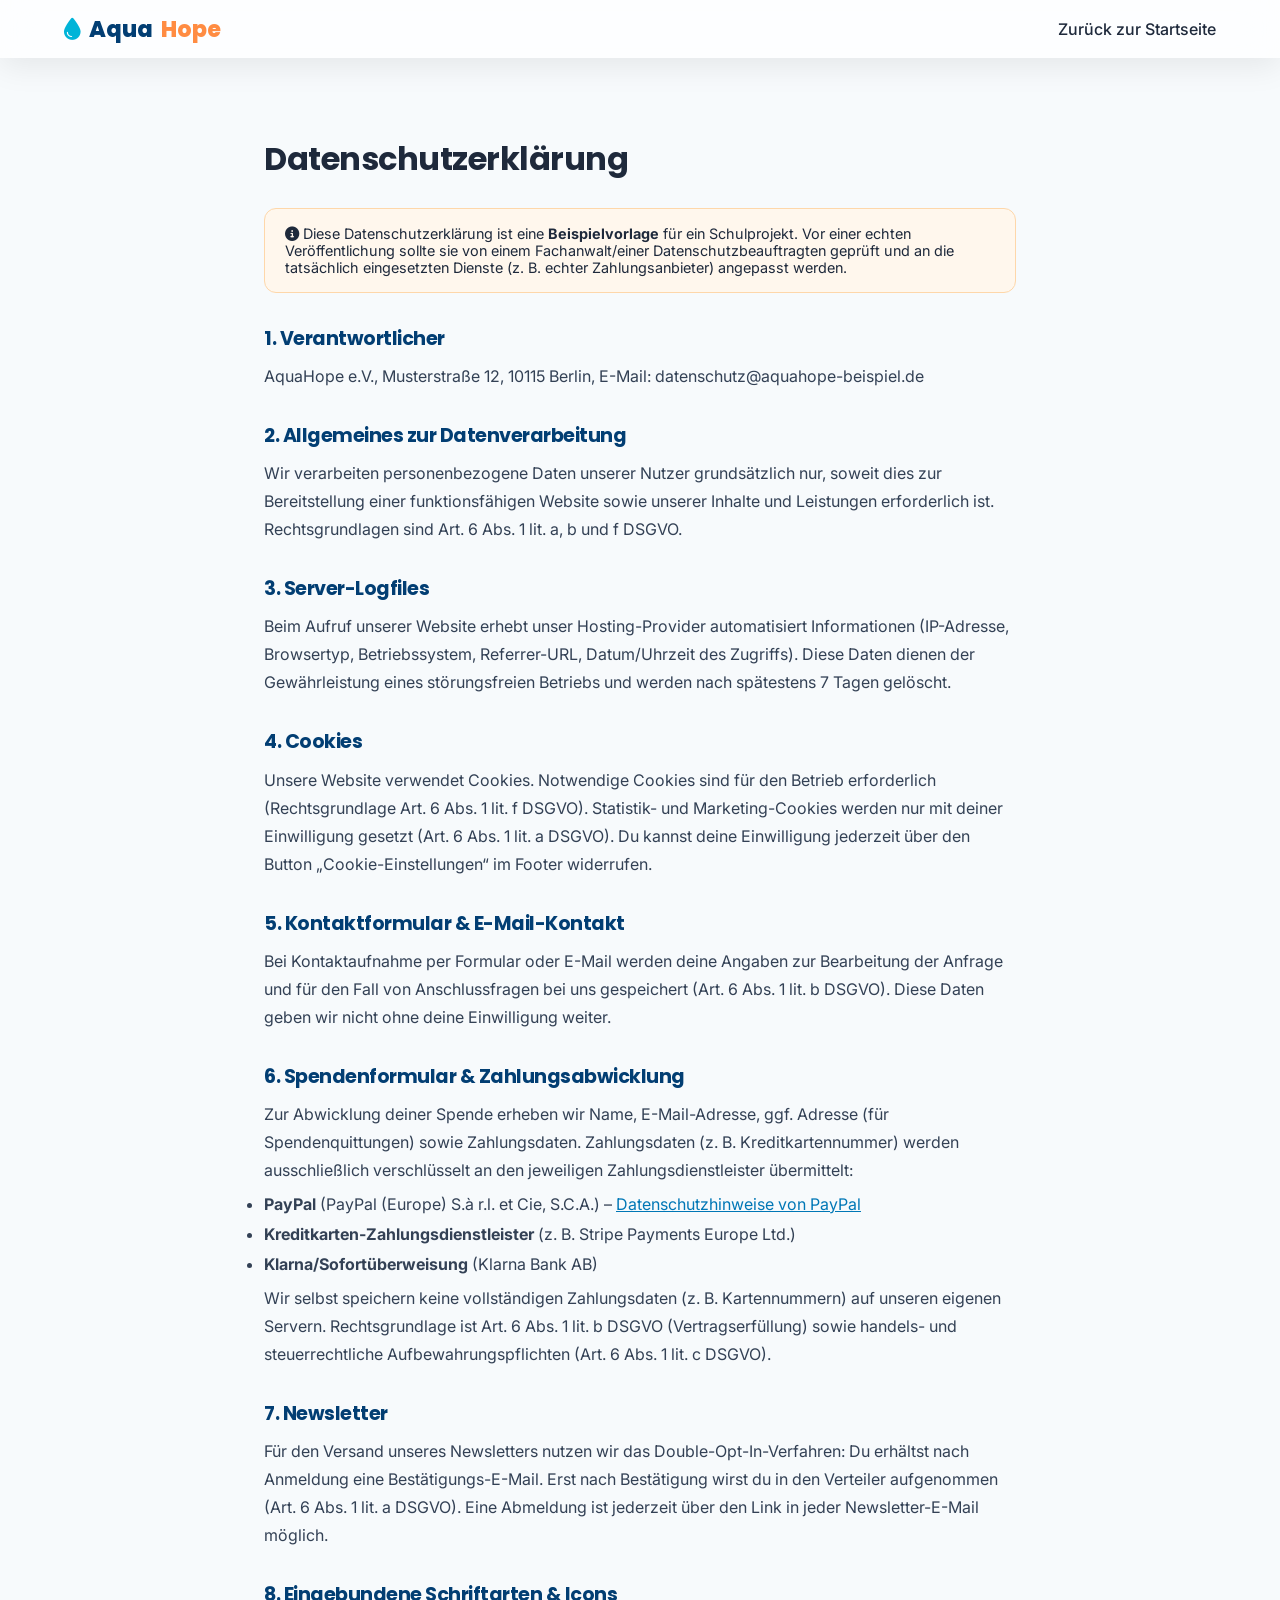
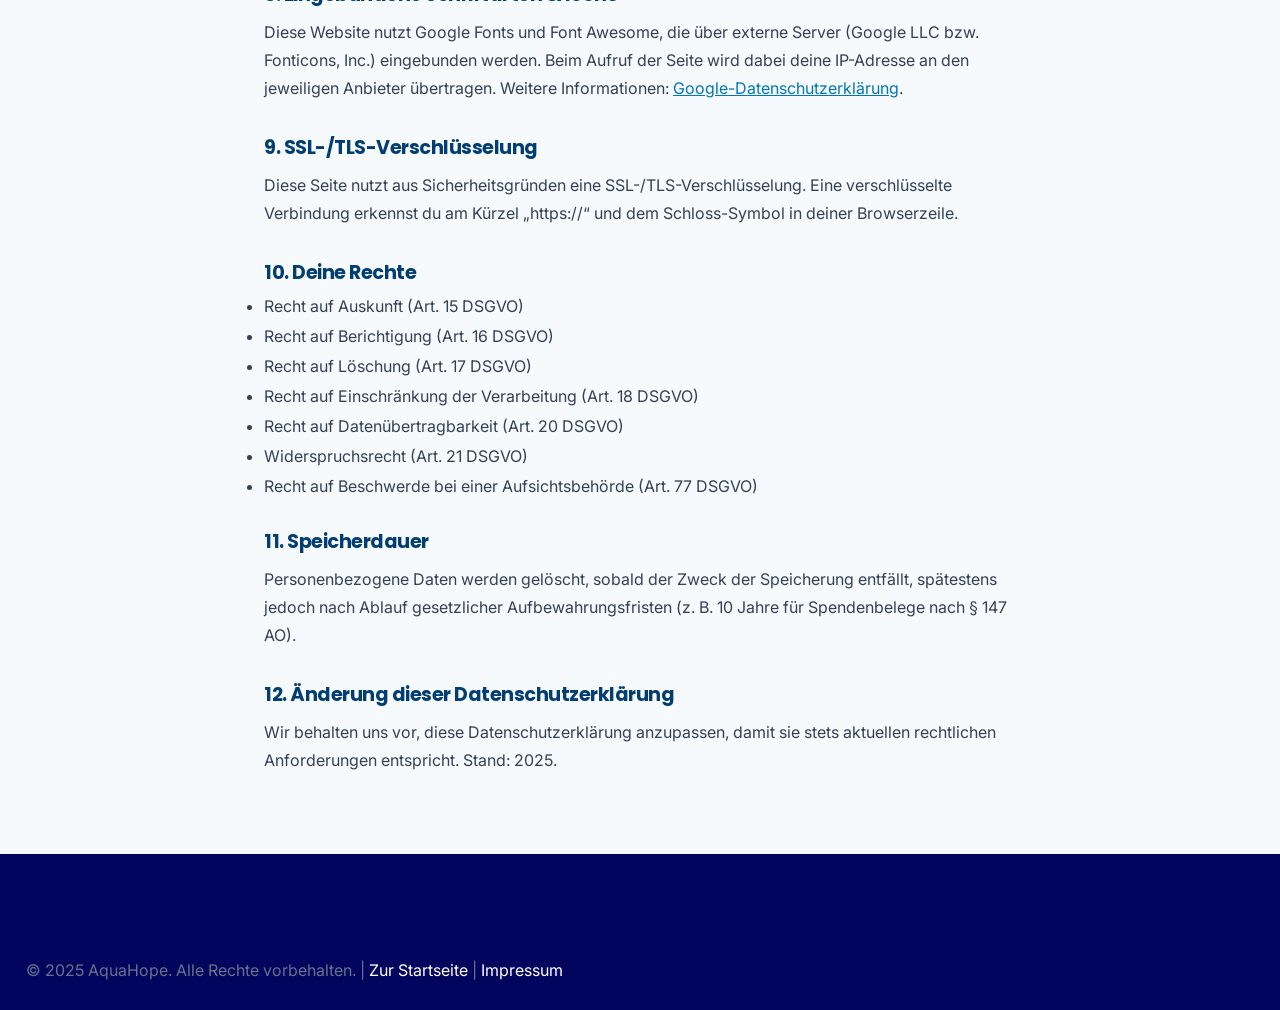
<file: datenschutz.html>
<!DOCTYPE html>
<html lang="de">
<head>
<meta charset="UTF-8"><meta name="viewport" content="width=device-width, initial-scale=1.0">
<title>Datenschutzerklärung – AquaHope</title>
<link href="https://fonts.googleapis.com/css2?family=Poppins:wght@600;700&family=Inter:wght@400;500&display=swap" rel="stylesheet">
<link rel="stylesheet" href="https://cdnjs.cloudflare.com/ajax/libs/font-awesome/6.5.1/css/all.min.css">
<link rel="stylesheet" href="style.css">
<style>.legal-wrap{max-width:800px;margin:140px auto 80px;padding:0 24px;}
.legal-wrap h1{margin-bottom:30px;}
.legal-wrap h2{margin:34px 0 12px;font-size:1.2rem;color:var(--primary-dark);}
.legal-wrap h3{margin:16px 0 8px;font-size:1rem;}
.legal-wrap p,.legal-wrap li{color:#334155;margin-bottom:10px;}
.legal-wrap a{color:var(--primary);text-decoration:underline;}
.note-box{background:#fff7ed;border:1px solid #fed7aa;padding:16px 20px;border-radius:12px;margin-bottom:30px;font-size:.9rem;}
</style>
</head>
<body>
<header id="mainHeader" class="scrolled">
  <div class="container header-inner">
    <a href="index.html" class="logo"><i class="fa-solid fa-droplet"></i> Aqua<span>Hope</span></a>
    <nav id="mainNav"><a href="index.html">Zurück zur Startseite</a></nav>
  </div>
</header>

<div class="legal-wrap">
  <h1>Datenschutzerklärung</h1>

  <div class="note-box">
    <i class="fa-solid fa-circle-info"></i> Diese Datenschutzerklärung ist eine <strong>Beispielvorlage</strong> für ein Schulprojekt. Vor einer echten Veröffentlichung sollte sie von einem Fachanwalt/einer Datenschutzbeauftragten geprüft und an die tatsächlich eingesetzten Dienste (z. B. echter Zahlungsanbieter) angepasst werden.
  </div>

  <h2>1. Verantwortlicher</h2>
  <p>AquaHope e.V., Musterstraße 12, 10115 Berlin, E-Mail: datenschutz@aquahope-beispiel.de</p>

  <h2>2. Allgemeines zur Datenverarbeitung</h2>
  <p>Wir verarbeiten personenbezogene Daten unserer Nutzer grundsätzlich nur, soweit dies zur Bereitstellung einer funktionsfähigen Website sowie unserer Inhalte und Leistungen erforderlich ist. Rechtsgrundlagen sind Art. 6 Abs. 1 lit. a, b und f DSGVO.</p>

  <h2>3. Server-Logfiles</h2>
  <p>Beim Aufruf unserer Website erhebt unser Hosting-Provider automatisiert Informationen (IP-Adresse, Browsertyp, Betriebssystem, Referrer-URL, Datum/Uhrzeit des Zugriffs). Diese Daten dienen der Gewährleistung eines störungsfreien Betriebs und werden nach spätestens 7 Tagen gelöscht.</p>

  <h2>4. Cookies</h2>
  <p>Unsere Website verwendet Cookies. Notwendige Cookies sind für den Betrieb erforderlich (Rechtsgrundlage Art. 6 Abs. 1 lit. f DSGVO). Statistik- und Marketing-Cookies werden nur mit deiner Einwilligung gesetzt (Art. 6 Abs. 1 lit. a DSGVO). Du kannst deine Einwilligung jederzeit über den Button „Cookie-Einstellungen“ im Footer widerrufen.</p>

  <h2>5. Kontaktformular & E-Mail-Kontakt</h2>
  <p>Bei Kontaktaufnahme per Formular oder E-Mail werden deine Angaben zur Bearbeitung der Anfrage und für den Fall von Anschlussfragen bei uns gespeichert (Art. 6 Abs. 1 lit. b DSGVO). Diese Daten geben wir nicht ohne deine Einwilligung weiter.</p>

  <h2>6. Spendenformular & Zahlungsabwicklung</h2>
  <p>Zur Abwicklung deiner Spende erheben wir Name, E-Mail-Adresse, ggf. Adresse (für Spendenquittungen) sowie Zahlungsdaten. Zahlungsdaten (z. B. Kreditkartennummer) werden ausschließlich verschlüsselt an den jeweiligen Zahlungsdienstleister übermittelt:</p>
  <ul>
    <li><strong>PayPal</strong> (PayPal (Europe) S.à r.l. et Cie, S.C.A.) – <a href="https://www.paypal.com/de/webapps/mpp/ua/privacy-full" target="_blank">Datenschutzhinweise von PayPal</a></li>
    <li><strong>Kreditkarten-Zahlungsdienstleister</strong> (z. B. Stripe Payments Europe Ltd.)</li>
    <li><strong>Klarna/Sofortüberweisung</strong> (Klarna Bank AB)</li>
  </ul>
  <p>Wir selbst speichern keine vollständigen Zahlungsdaten (z. B. Kartennummern) auf unseren eigenen Servern. Rechtsgrundlage ist Art. 6 Abs. 1 lit. b DSGVO (Vertragserfüllung) sowie handels- und steuerrechtliche Aufbewahrungspflichten (Art. 6 Abs. 1 lit. c DSGVO).</p>

  <h2>7. Newsletter</h2>
  <p>Für den Versand unseres Newsletters nutzen wir das Double-Opt-In-Verfahren: Du erhältst nach Anmeldung eine Bestätigungs-E-Mail. Erst nach Bestätigung wirst du in den Verteiler aufgenommen (Art. 6 Abs. 1 lit. a DSGVO). Eine Abmeldung ist jederzeit über den Link in jeder Newsletter-E-Mail möglich.</p>

  <h2>8. Eingebundene Schriftarten & Icons</h2>
  <p>Diese Website nutzt Google Fonts und Font Awesome, die über externe Server (Google LLC bzw. Fonticons, Inc.) eingebunden werden. Beim Aufruf der Seite wird dabei deine IP-Adresse an den jeweiligen Anbieter übertragen. Weitere Informationen: <a href="https://policies.google.com/privacy" target="_blank">Google-Datenschutzerklärung</a>.</p>

  <h2>9. SSL-/TLS-Verschlüsselung</h2>
  <p>Diese Seite nutzt aus Sicherheitsgründen eine SSL-/TLS-Verschlüsselung. Eine verschlüsselte Verbindung erkennst du am Kürzel „https://“ und dem Schloss-Symbol in deiner Browserzeile.</p>

  <h2>10. Deine Rechte</h2>
  <ul>
    <li>Recht auf Auskunft (Art. 15 DSGVO)</li>
    <li>Recht auf Berichtigung (Art. 16 DSGVO)</li>
    <li>Recht auf Löschung (Art. 17 DSGVO)</li>
    <li>Recht auf Einschränkung der Verarbeitung (Art. 18 DSGVO)</li>
    <li>Recht auf Datenübertragbarkeit (Art. 20 DSGVO)</li>
    <li>Widerspruchsrecht (Art. 21 DSGVO)</li>
    <li>Recht auf Beschwerde bei einer Aufsichtsbehörde (Art. 77 DSGVO)</li>
  </ul>

  <h2>11. Speicherdauer</h2>
  <p>Personenbezogene Daten werden gelöscht, sobald der Zweck der Speicherung entfällt, spätestens jedoch nach Ablauf gesetzlicher Aufbewahrungsfristen (z. B. 10 Jahre für Spendenbelege nach § 147 AO).</p>

  <h2>12. Änderung dieser Datenschutzerklärung</h2>
  <p>Wir behalten uns vor, diese Datenschutzerklärung anzupassen, damit sie stets aktuellen rechtlichen Anforderungen entspricht. Stand: 2025.</p>
</div>

<footer>
  <div class="footer-bottom" style="border:none;">
    <p>© 2025 AquaHope. Alle Rechte vorbehalten. | <a href="index.html" style="color:#fff;">Zur Startseite</a> | <a href="impressum.html" style="color:#fff;">Impressum</a></p>
  </div>
</footer>
</body>
</html>
</file>
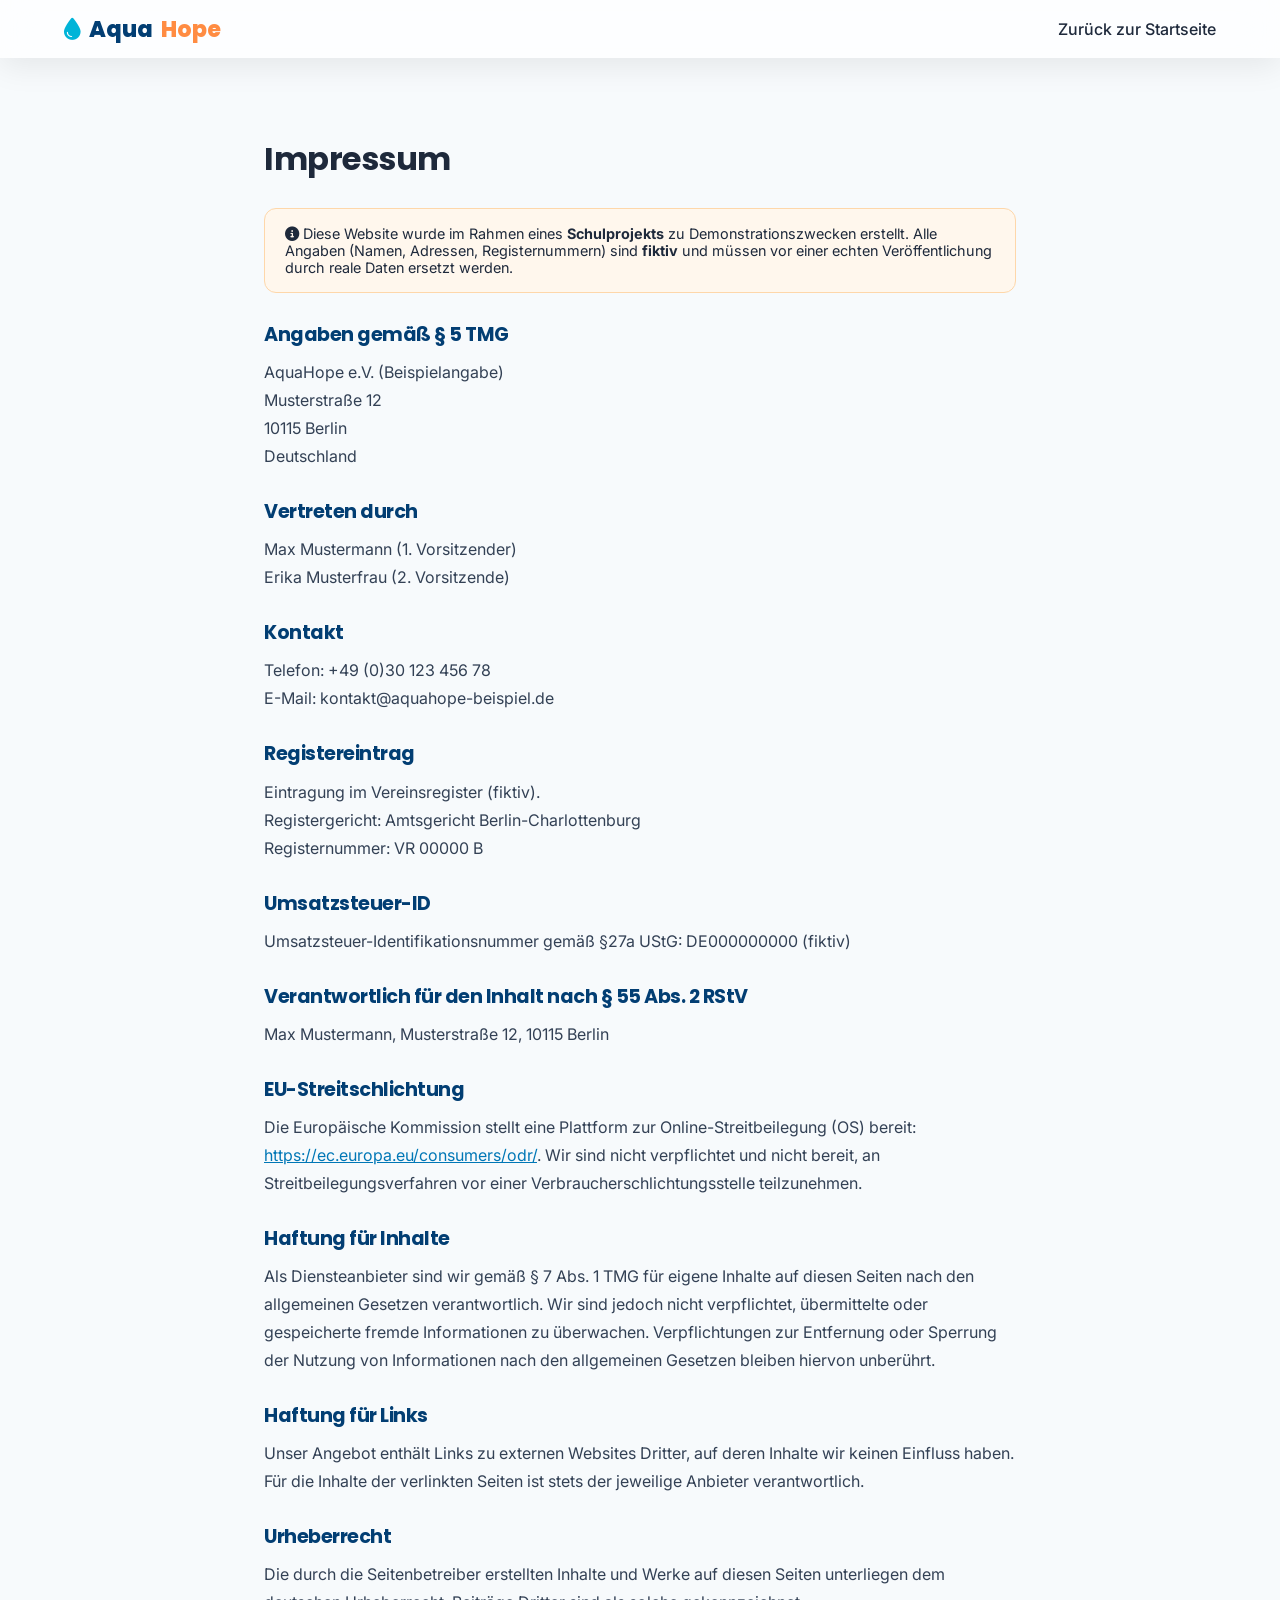
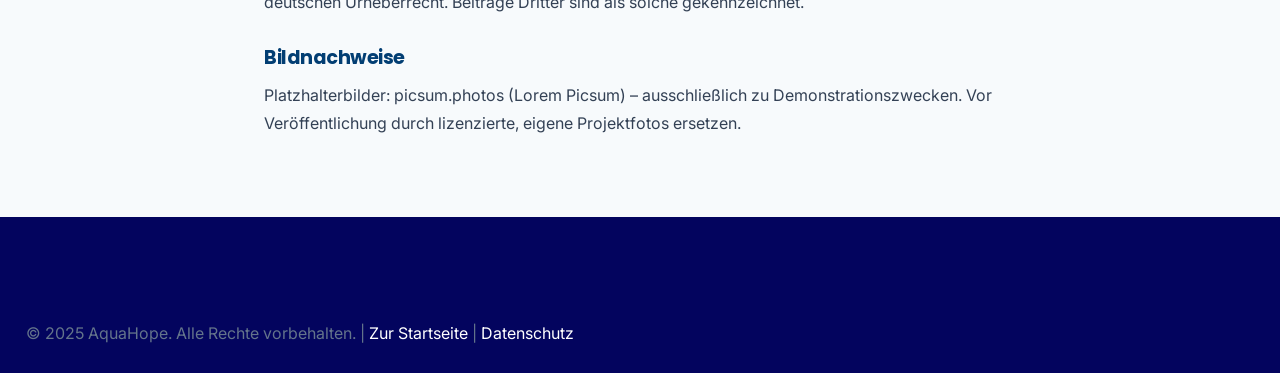
<file: impressum.html>
<!DOCTYPE html>
<html lang="de">
<head>
<meta charset="UTF-8"><meta name="viewport" content="width=device-width, initial-scale=1.0">
<title>Impressum – AquaHope</title>
<link href="https://fonts.googleapis.com/css2?family=Poppins:wght@600;700&family=Inter:wght@400;500&display=swap" rel="stylesheet">
<link rel="stylesheet" href="https://cdnjs.cloudflare.com/ajax/libs/font-awesome/6.5.1/css/all.min.css">
<link rel="stylesheet" href="style.css">
<style>.legal-wrap{max-width:800px;margin:140px auto 80px;padding:0 24px;}
.legal-wrap h1{margin-bottom:30px;}
.legal-wrap h2{margin:30px 0 12px;font-size:1.2rem;color:var(--primary-dark);}
.legal-wrap p,.legal-wrap li{color:#334155;margin-bottom:10px;}
.legal-wrap a{color:var(--primary);text-decoration:underline;}
.note-box{background:#fff7ed;border:1px solid #fed7aa;padding:16px 20px;border-radius:12px;margin-bottom:30px;font-size:.9rem;}
</style>
</head>
<body>
<header id="mainHeader" class="scrolled">
  <div class="container header-inner">
    <a href="index.html" class="logo"><i class="fa-solid fa-droplet"></i> Aqua<span>Hope</span></a>
    <nav id="mainNav"><a href="index.html">Zurück zur Startseite</a></nav>
  </div>
</header>

<div class="legal-wrap">
  <h1>Impressum</h1>

  <div class="note-box">
    <i class="fa-solid fa-circle-info"></i> Diese Website wurde im Rahmen eines <strong>Schulprojekts</strong> zu Demonstrationszwecken erstellt. Alle Angaben (Namen, Adressen, Registernummern) sind <strong>fiktiv</strong> und müssen vor einer echten Veröffentlichung durch reale Daten ersetzt werden.
  </div>

  <h2>Angaben gemäß § 5 TMG</h2>
  <p>
    AquaHope e.V. (Beispielangabe)<br>
    Musterstraße 12<br>
    10115 Berlin<br>
    Deutschland
  </p>

  <h2>Vertreten durch</h2>
  <p>Max Mustermann (1. Vorsitzender)<br>Erika Musterfrau (2. Vorsitzende)</p>

  <h2>Kontakt</h2>
  <p>Telefon: +49 (0)30 123 456 78<br>
  E-Mail: kontakt@aquahope-beispiel.de</p>

  <h2>Registereintrag</h2>
  <p>Eintragung im Vereinsregister (fiktiv).<br>
  Registergericht: Amtsgericht Berlin-Charlottenburg<br>
  Registernummer: VR 00000 B</p>

  <h2>Umsatzsteuer-ID</h2>
  <p>Umsatzsteuer-Identifikationsnummer gemäß §27a UStG: DE000000000 (fiktiv)</p>

  <h2>Verantwortlich für den Inhalt nach § 55 Abs. 2 RStV</h2>
  <p>Max Mustermann, Musterstraße 12, 10115 Berlin</p>

  <h2>EU-Streitschlichtung</h2>
  <p>Die Europäische Kommission stellt eine Plattform zur Online-Streitbeilegung (OS) bereit:
  <a href="https://ec.europa.eu/consumers/odr/" target="_blank">https://ec.europa.eu/consumers/odr/</a>.
  Wir sind nicht verpflichtet und nicht bereit, an Streitbeilegungsverfahren vor einer Verbraucherschlichtungsstelle teilzunehmen.</p>

  <h2>Haftung für Inhalte</h2>
  <p>Als Diensteanbieter sind wir gemäß § 7 Abs. 1 TMG für eigene Inhalte auf diesen Seiten nach den allgemeinen Gesetzen verantwortlich. Wir sind jedoch nicht verpflichtet, übermittelte oder gespeicherte fremde Informationen zu überwachen. Verpflichtungen zur Entfernung oder Sperrung der Nutzung von Informationen nach den allgemeinen Gesetzen bleiben hiervon unberührt.</p>

  <h2>Haftung für Links</h2>
  <p>Unser Angebot enthält Links zu externen Websites Dritter, auf deren Inhalte wir keinen Einfluss haben. Für die Inhalte der verlinkten Seiten ist stets der jeweilige Anbieter verantwortlich.</p>

  <h2>Urheberrecht</h2>
  <p>Die durch die Seitenbetreiber erstellten Inhalte und Werke auf diesen Seiten unterliegen dem deutschen Urheberrecht. Beiträge Dritter sind als solche gekennzeichnet.</p>

  <h2>Bildnachweise</h2>
  <p>Platzhalterbilder: picsum.photos (Lorem Picsum) – ausschließlich zu Demonstrationszwecken. Vor Veröffentlichung durch lizenzierte, eigene Projektfotos ersetzen.</p>
</div>

<footer>
  <div class="footer-bottom" style="border:none;">
    <p>© 2025 AquaHope. Alle Rechte vorbehalten. | <a href="index.html" style="color:#fff;">Zur Startseite</a> | <a href="datenschutz.html" style="color:#fff;">Datenschutz</a></p>
  </div>
</footer>
</body>
</html>
</file>
<file: style.css>
:root{
  --primary:#0077B6; --primary-dark:#023E73; --secondary:#00B4D8;
  --accent:#FF8C42; --accent-dark:#E85D04; --dark:#03045E;
  --light:#F7FAFC; --gray:#64748B; --success:#06D6A0;
  --white:#fff; --radius:20px;
  --shadow:0 20px 50px rgba(3,4,94,.14);
  --shadow-soft:0 10px 30px rgba(3,4,94,.08);
  --transition:all .4s cubic-bezier(.16,1,.3,1);
}
*{margin:0;padding:0;box-sizing:border-box;outline:none;border:none;}
html{scroll-behavior:smooth;}
body{font-family:'Inter',sans-serif;color:#1e293b;background:var(--light);overflow-x:hidden;}
h1,h2,h3,h4{font-family:'Poppins',sans-serif;font-weight:700;line-height:1.2;letter-spacing:-.5px;}
p{color:var(--gray);line-height:1.75;}
a{text-decoration:none;color:inherit;}
img{max-width:100%;display:block;}
.container{max-width:1200px;margin:0 auto;padding:0 24px;}
.section{padding:110px 0;}
.dark-section{background:linear-gradient(160deg,var(--dark),var(--primary-dark) 70%);color:#fff;}
.dark-section p{color:#cbd5e1;}
.gradient-text{background:linear-gradient(90deg,var(--secondary),var(--accent));-webkit-background-clip:text;background-clip:text;color:transparent;}
.tag{display:inline-block;background:rgba(0,119,182,.08);color:var(--primary);font-weight:600;font-size:.78rem;letter-spacing:.8px;text-transform:uppercase;padding:7px 18px;border-radius:50px;margin-bottom:16px;}
.tag.light{background:rgba(255,255,255,.12);color:#9be7ff;}
.section-head{max-width:650px;margin-bottom:54px;}
.section-head.center{text-align:center;margin-left:auto;margin-right:auto;}
.section-head h2{font-size:2.4rem;}

/* GRAIN TEXTURE */
.grain{position:fixed;inset:0;pointer-events:none;z-index:5;opacity:.025;mix-blend-mode:overlay;
  background-image:url("data:image/svg+xml,%3Csvg xmlns='http://www.w3.org/2000/svg' width='120' height='120'%3E%3Cfilter id='n'%3E%3CfeTurbulence type='fractalNoise' baseFrequency='0.9' numOctaves='2' stitchTiles='stitch'/%3E%3C/filter%3E%3Crect width='100%25' height='100%25' filter='url(%23n)'/%3E%3C/svg%3E");}

/* PRELOADER */
#preloader{position:fixed;inset:0;background:linear-gradient(135deg,var(--primary),var(--dark));z-index:9999;display:flex;flex-direction:column;align-items:center;justify-content:center;color:#fff;transition:opacity .6s, visibility .6s;}
#preloader.hide{opacity:0;visibility:hidden;}
.drop{width:50px;height:50px;background:#fff;border-radius:0 50% 50% 50%;transform:rotate(45deg);margin-bottom:20px;animation:dropPulse 1s infinite ease-in-out;}
@keyframes dropPulse{0%,100%{transform:rotate(45deg) scale(1);}50%{transform:rotate(45deg) scale(1.25);}}

#scrollProgress{position:fixed;top:0;left:0;height:3px;background:linear-gradient(90deg,var(--secondary),var(--accent));width:0%;z-index:3000;transition:width .1s;}

/* COOKIE */
.cookie-banner{position:fixed;bottom:0;left:0;right:0;background:rgba(255,255,255,.85);backdrop-filter:blur(16px);box-shadow:0 -10px 40px rgba(0,0,0,.12);padding:22px 30px;display:flex;flex-wrap:wrap;align-items:center;justify-content:space-between;gap:20px;z-index:2500;transform:translateY(150%);transition:transform .6s cubic-bezier(.16,1,.3,1);}
.cookie-banner.show{transform:translateY(0);}
.cookie-content{display:flex;align-items:center;gap:14px;max-width:650px;}
.cookie-content i{font-size:1.6rem;color:var(--accent);}
.cookie-content p{font-size:.9rem;margin:0;}
.cookie-buttons{display:flex;gap:10px;flex-wrap:wrap;}

.modal-overlay{position:fixed;inset:0;background:rgba(3,4,94,.65);backdrop-filter:blur(6px);display:flex;align-items:center;justify-content:center;z-index:4000;opacity:0;visibility:hidden;transition:var(--transition);}
.modal-overlay.show{opacity:1;visibility:visible;}
.modal-box{background:#fff;padding:40px;border-radius:24px;max-width:440px;width:90%;box-shadow:var(--shadow);transform:scale(.9);transition:var(--transition);position:relative;overflow:hidden;}
.modal-overlay.show .modal-box{transform:scale(1);}
.modal-box h3{margin-bottom:16px;display:flex;align-items:center;gap:10px;}
.switch-row{display:flex;align-items:center;justify-content:space-between;padding:10px 0;border-bottom:1px solid #eee;}
.switch-row .hint{font-size:.75rem;color:var(--gray);}
.modal-actions{display:flex;justify-content:flex-end;gap:10px;margin-top:20px;}
.success-box{text-align:center;}
.success-icon{font-size:4rem;color:var(--success);margin-bottom:14px;}
.impact-box{background:linear-gradient(135deg,#f0f9ff,#e0f2fe);border-radius:16px;padding:18px;margin:18px 0;font-size:.9rem;color:var(--primary-dark);font-weight:600;}

/* BUTTONS */
.btn{display:inline-flex;align-items:center;gap:8px;justify-content:center;padding:15px 30px;border-radius:50px;font-weight:600;cursor:pointer;transition:var(--transition);font-size:.95rem;font-family:'Inter',sans-serif;position:relative;overflow:hidden;}
.btn-lg{padding:18px 36px;font-size:1.05rem;}
.btn.full{width:100%;}
.btn-primary{background:var(--primary);color:#fff;}
.btn-primary:hover{background:var(--primary-dark);transform:translateY(-2px);}
.btn-primary-small{background:var(--primary);color:#fff;padding:9px 18px;font-size:.8rem;border-radius:50px;cursor:pointer;}
.btn-accent{background:linear-gradient(90deg,var(--accent),var(--accent-dark));color:#fff;box-shadow:0 12px 28px rgba(232,93,4,.35);}
.btn-accent::before{content:'';position:absolute;top:0;left:-100%;width:60%;height:100%;background:linear-gradient(120deg,transparent,rgba(255,255,255,.4),transparent);transition:left .6s;}
.btn-accent:hover::before{left:130%;}
.btn-accent:hover{transform:translateY(-3px);box-shadow:0 18px 36px rgba(232,93,4,.45);}
.btn-accent:disabled{opacity:.45;cursor:not-allowed;transform:none;box-shadow:none;}
.btn-outline{border:2px solid rgba(255,255,255,.7);color:#fff;background:transparent;}
.btn-outline:hover{background:#fff;color:var(--primary-dark);}
.btn-ghost-small{background:transparent;border:1px solid #ddd;padding:9px 18px;border-radius:50px;font-size:.8rem;cursor:pointer;}

/* HEADER */
header{position:fixed;top:0;left:0;right:0;z-index:1000;padding:20px 0;transition:var(--transition);border:none;}
header.scrolled{background:rgba(255,255,255,.75);backdrop-filter:blur(18px) saturate(180%);box-shadow:0 8px 32px rgba(0,0,0,.08);padding:12px 0;}
.header-inner{display:flex;align-items:center;justify-content:space-between;}
.logo{font-family:'Poppins',sans-serif;font-weight:800;font-size:1.4rem;color:#fff;display:flex;align-items:center;gap:8px;transition:var(--transition);}
header.scrolled .logo{color:var(--primary-dark);}
.logo span{color:var(--accent);}
.logo i{color:var(--secondary);}
#mainNav{display:flex;gap:32px;}
#mainNav a{color:#fff;font-weight:500;transition:var(--transition);position:relative;}
#mainNav a::after{content:'';position:absolute;bottom:-6px;left:0;width:0;height:2px;background:var(--accent);transition:var(--transition);}
#mainNav a:hover::after{width:100%;}
header.scrolled #mainNav a{color:#1e293b;}
#mainNav a:hover{color:var(--accent);}
.nav-cta{padding:12px 26px;}
#burger{display:none;background:none;font-size:1.4rem;color:#fff;cursor:pointer;}
header.scrolled #burger{color:var(--primary-dark);}

/* HERO */
#hero{position:relative;min-height:100vh;display:flex;align-items:center;justify-content:center;overflow:hidden;
  background:linear-gradient(135deg,#023E73,#0077B6,#00B4D8,#0077B6);background-size:300% 300%;
  animation:gradientMove 14s ease infinite;color:#fff;text-align:center;padding-top:100px;}
@keyframes gradientMove{0%{background-position:0% 50%;}50%{background-position:100% 50%;}100%{background-position:0% 50%;}}

.aurora{position:absolute;border-radius:50%;filter:blur(80px);opacity:.35;z-index:0;pointer-events:none;}
.a1{width:400px;height:400px;background:var(--accent);top:-100px;left:-100px;animation:auroraMove 18s ease-in-out infinite;}
.a2{width:500px;height:500px;background:#06D6A0;bottom:-150px;right:-100px;animation:auroraMove 22s ease-in-out infinite reverse;}
.a3{width:300px;height:300px;background:#9b5de5;top:40%;left:50%;animation:auroraMove 16s ease-in-out infinite;}
@keyframes auroraMove{0%,100%{transform:translate(0,0) scale(1);}50%{transform:translate(60px,-40px) scale(1.2);}}

.hero-spotlight{position:absolute;width:550px;height:550px;border-radius:50%;background:radial-gradient(circle, rgba(255,255,255,.18), transparent 70%);pointer-events:none;transform:translate(-50%,-50%);opacity:0;transition:opacity .4s;z-index:1;left:50%;top:50%;}
#hero:hover .hero-spotlight{opacity:1;}

.bubble{position:absolute;bottom:-100px;border-radius:50%;background:rgba(255,255,255,.15);animation:floatUp linear infinite;z-index:1;}
.b1{width:40px;height:40px;left:10%;animation-duration:9s;}
.b2{width:70px;height:70px;left:25%;animation-duration:13s;animation-delay:2s;}
.b3{width:25px;height:25px;left:45%;animation-duration:7s;animation-delay:1s;}
.b4{width:55px;height:55px;left:65%;animation-duration:11s;animation-delay:3s;}
.b5{width:35px;height:35px;left:80%;animation-duration:8s;}
.b6{width:90px;height:90px;left:90%;animation-duration:15s;animation-delay:4s;}
@keyframes floatUp{0%{transform:translateY(0) scale(1);opacity:.6;}100%{transform:translateY(-1000px) scale(1.4);opacity:0;}}

.hero-inner{position:relative;z-index:2;max-width:800px;margin:0 auto;}
.pill{display:inline-flex;align-items:center;gap:8px;background:rgba(255,255,255,.15);padding:9px 22px;border-radius:50px;font-size:.85rem;margin-bottom:26px;backdrop-filter:blur(8px);border:1px solid rgba(255,255,255,.2);animation:pillPulse 3s ease-in-out infinite;}
@keyframes pillPulse{0%,100%{box-shadow:0 0 0 0 rgba(255,140,66,.4);}50%{box-shadow:0 0 0 8px rgba(255,140,66,0);}}
#hero h1{font-size:3.6rem;margin-bottom:24px;}
#hero p{color:#e0f2fe;max-width:600px;margin:0 auto 36px;font-size:1.12rem;}
.hero-buttons{display:flex;gap:16px;justify-content:center;flex-wrap:wrap;margin-bottom:64px;}
.hero-mini-stats{display:flex;justify-content:center;gap:60px;flex-wrap:wrap;}
.hero-mini-stats strong{display:block;font-size:2.1rem;font-family:'Poppins',sans-serif;text-shadow:0 0 30px rgba(255,255,255,.3);}
.hero-mini-stats span{font-size:.85rem;color:#bae6fd;}
.scroll-down{position:absolute;bottom:30px;left:50%;transform:translateX(-50%);color:#fff;animation:bounce 2s infinite;font-size:1.3rem;z-index:2;}
@keyframes bounce{0%,100%{transform:translate(-50%,0);}50%{transform:translate(-50%,10px);}}

/* TRUST MARQUEE */
.trust-bar{padding:44px 0 30px;text-align:center;border-bottom:1px solid #eee;}
.trust-bar p{font-size:.85rem;text-transform:uppercase;letter-spacing:1.2px;margin-bottom:20px;color:var(--gray);}
.trust-marquee{overflow:hidden;-webkit-mask-image:linear-gradient(90deg,transparent,#000 12%,#000 88%,transparent);mask-image:linear-gradient(90deg,transparent,#000 12%,#000 88%,transparent);}
.trust-track{display:flex;gap:70px;width:max-content;animation:marquee 22s linear infinite;}
.trust-track span{font-weight:700;color:#cbd5e1;font-family:'Poppins',sans-serif;font-size:1.05rem;white-space:nowrap;transition:var(--transition);}
.trust-track span:hover{color:var(--primary);}
@keyframes marquee{from{transform:translateX(0);}to{transform:translateX(-50%);}}

/* TWO COL */
.two-col{display:grid;grid-template-columns:1fr 1.1fr;gap:70px;align-items:center;}
.col-img{position:relative;}
.col-img img{border-radius:26px;box-shadow:var(--shadow);}
.floating-card{position:absolute;bottom:-25px;right:-25px;background:#fff;padding:18px 24px;border-radius:18px;box-shadow:var(--shadow);display:flex;align-items:center;gap:12px;}
.floating-card i{font-size:1.6rem;color:var(--success);}
.floating-card strong{display:block;font-size:1.1rem;}
.floating-card span{font-size:.8rem;color:var(--gray);}
.checklist{list-style:none;margin:26px 0;}
.checklist li{margin-bottom:13px;display:flex;gap:10px;align-items:center;}
.checklist i{color:var(--success);}

/* STATS */
.stats-section{position:relative;background:linear-gradient(160deg,var(--dark),var(--primary-dark) 70%);padding:100px 0;color:#fff;}
.stats-grid{display:grid;grid-template-columns:repeat(4,1fr);gap:30px;text-align:center;}
.stat-box{padding:20px;border-radius:20px;transition:var(--transition);}
.stat-box:hover{background:rgba(255,255,255,.05);}
.stat-box i{font-size:2.1rem;color:var(--secondary);margin-bottom:16px;}
.stat-box strong{display:block;font-size:2.5rem;font-family:'Poppins',sans-serif;text-shadow:0 0 30px rgba(0,180,216,.4);}
.stat-box span{color:#bae6fd;font-size:.9rem;}

/* SPENDENUHR */
.clock-grid{display:grid;grid-template-columns:auto 1fr;gap:70px;align-items:center;}
.progress-ring-wrap{position:relative;width:220px;height:220px;justify-self:center;}
.ring-svg{width:220px;height:220px;transform:rotate(-90deg);}
.ring-bg{fill:none;stroke:rgba(255,255,255,.1);stroke-width:14;}
.ring-fill{fill:none;stroke:url(#ringGrad);stroke-width:14;stroke-linecap:round;stroke-dasharray:597;stroke-dashoffset:597;transition:stroke-dashoffset 1.5s cubic-bezier(.16,1,.3,1);}
.ring-center{position:absolute;inset:0;display:flex;flex-direction:column;align-items:center;justify-content:center;}
.ring-center span{font-size:2.3rem;font-weight:800;font-family:'Poppins',sans-serif;}
.ring-center small{color:#bae6fd;}
.amount-row{display:flex;gap:40px;margin-bottom:26px;flex-wrap:wrap;}
.amount-row span{display:block;font-size:.8rem;color:#bae6fd;margin-bottom:4px;}
.amount-row strong{font-size:1.5rem;font-family:'Poppins',sans-serif;}
.accent-text{color:var(--accent) !important;}
.progress-bar-outer{background:rgba(255,255,255,.12);height:14px;border-radius:50px;overflow:hidden;margin-bottom:28px;}
.progress-bar-inner{height:100%;width:0%;background:linear-gradient(90deg,var(--accent),var(--secondary));border-radius:50px;transition:width 1.5s cubic-bezier(.16,1,.3,1);}
.live-feed-box{margin-top:32px;background:rgba(255,255,255,.06);border-radius:18px;padding:22px;border:1px solid rgba(255,255,255,.08);}
.live-feed-box h4{margin-bottom:14px;display:flex;align-items:center;gap:8px;color:#fff;}
.live-feed-box ul{list-style:none;display:flex;flex-direction:column;gap:10px;max-height:170px;overflow:hidden;}
.live-feed-box li{font-size:.85rem;color:#e0f2fe;background:rgba(255,255,255,.06);padding:11px 15px;border-radius:12px;animation:slideIn .5s ease;}
.live-feed-box li.empty-feed{text-align:center;color:#bae6fd;font-style:italic;}
@keyframes slideIn{from{opacity:0;transform:translateY(-10px);}to{opacity:1;transform:translateY(0);}}

/* SLIDER */
.slider-wrap{position:relative;padding:0 60px;}
.slider-track{display:flex;gap:26px;overflow-x:hidden;scroll-behavior:smooth;}
.project-card{min-width:320px;background:#fff;border-radius:22px;overflow:hidden;box-shadow:var(--shadow-soft);flex-shrink:0;transition:var(--transition);}
.project-card:hover{box-shadow:var(--shadow);}
.pc-img-wrap{overflow:hidden;height:190px;}
.pc-img-wrap img{height:100%;width:100%;object-fit:cover;transition:transform .6s cubic-bezier(.16,1,.3,1);}
.project-card:hover .pc-img-wrap img{transform:scale(1.12);}
.pc-body{padding:24px;}
.flag{font-size:.85rem;color:var(--primary);font-weight:600;}
.pc-body h3{margin:8px 0;}
.mini-progress{background:#eee;height:8px;border-radius:50px;overflow:hidden;margin:15px 0;}
.mini-progress div{height:100%;background:linear-gradient(90deg,var(--secondary),var(--accent));transition:width 1.2s cubic-bezier(.16,1,.3,1);}
.pc-foot{display:flex;align-items:center;justify-content:space-between;}
.pc-foot span{font-size:.8rem;color:var(--gray);font-weight:600;}
.slider-arrow{position:absolute;top:50%;transform:translateY(-50%);width:48px;height:48px;border-radius:50%;background:#fff;box-shadow:var(--shadow-soft);cursor:pointer;z-index:5;transition:var(--transition);}
.slider-arrow:hover{background:var(--primary);color:#fff;}
.slider-arrow.left{left:0;} .slider-arrow.right{right:0;}

/* TILT */
.tilt{transition:transform .15s ease-out;transform-style:preserve-3d;will-change:transform;}

/* STEPS */
.steps-section{background:var(--light);}
.steps-grid{display:grid;grid-template-columns:repeat(3,1fr);gap:32px;}
.step-box{background:#fff;padding:40px 36px;border-radius:22px;text-align:center;box-shadow:var(--shadow-soft);position:relative;transition:var(--transition);}
.step-box:hover{box-shadow:var(--shadow);}
.step-num{position:absolute;top:-18px;left:50%;transform:translateX(-50%);background:linear-gradient(135deg,var(--accent),var(--accent-dark));color:#fff;width:38px;height:38px;border-radius:50%;display:flex;align-items:center;justify-content:center;font-weight:700;box-shadow:0 6px 16px rgba(232,93,4,.4);}
.step-box i{font-size:2.1rem;color:var(--primary);margin:16px 0;}

/* DONATION FORM */
.donate-section{background:linear-gradient(180deg,#fff,#eef6ff);}
.donate-box{max-width:700px;margin:0 auto;background:#fff;padding:52px;border-radius:28px;box-shadow:var(--shadow);}
.form-step{margin-bottom:36px;}
.form-label{display:block;font-weight:700;margin-bottom:15px;font-family:'Poppins',sans-serif;}
.form-select{width:100%;padding:15px;border-radius:14px;border:1.5px solid #e2e8f0;font-size:1rem;transition:var(--transition);}
.form-select:focus{border-color:var(--primary);}
.toggle-group{display:flex;background:#f1f5f9;border-radius:50px;padding:5px;}
.freq-btn{flex:1;padding:13px;background:transparent;border-radius:50px;cursor:pointer;font-weight:600;transition:var(--transition);position:relative;}
.freq-btn.active{background:var(--primary);color:#fff;}
.badge{background:var(--accent);color:#fff;font-size:.65rem;padding:2px 8px;border-radius:50px;margin-left:6px;}
.amount-grid{display:grid;grid-template-columns:repeat(3,1fr);gap:13px;}
.amount-btn{padding:17px;border:2px solid #e2e8f0;border-radius:14px;background:#fff;font-weight:700;cursor:pointer;transition:var(--transition);font-size:1rem;}
.amount-btn.active,.amount-btn:hover{border-color:var(--primary);background:rgba(0,119,182,.06);color:var(--primary);transform:translateY(-2px);}
.amount-custom{grid-column:span 3;display:flex;align-items:center;border:2px solid #e2e8f0;border-radius:14px;padding:0 16px;}
.amount-custom span{font-weight:700;color:var(--gray);}
.amount-custom input{padding:15px;flex:1;font-size:1rem;}
.payment-grid{display:grid;grid-template-columns:repeat(3,1fr);gap:13px;margin-bottom:16px;}
.payment-method{display:flex;flex-direction:column;align-items:center;gap:8px;border:2px solid #e2e8f0;border-radius:14px;padding:18px;cursor:pointer;transition:var(--transition);position:relative;}
.payment-method input{position:absolute;opacity:0;}
.payment-method i{font-size:1.7rem;color:var(--gray);}
.payment-method.active,.payment-method:hover{border-color:var(--primary);transform:translateY(-2px);}
.payment-method.active i{color:var(--primary);}
.payment-method span{font-size:.8rem;font-weight:600;}
.card-brands{display:flex;gap:14px;font-size:1.7rem;color:#cbd5e1;}
.form-grid-2{display:grid;grid-template-columns:1fr 1fr;gap:15px;margin-bottom:15px;}
.form-step input[type=text],.form-step input[type=email]{width:100%;padding:15px;border-radius:14px;border:1.5px solid #e2e8f0;font-size:.95rem;margin-bottom:15px;transition:var(--transition);}
.form-step input:focus{border-color:var(--primary);}
.full{grid-column:span 2;}
.check-row{display:flex;align-items:flex-start;gap:10px;margin-bottom:15px;font-size:.85rem;cursor:pointer;}
.check-row a{color:var(--primary);text-decoration:underline;}
.check-row input{margin-top:3px;}
.summary-box{background:#f8fafc;border-radius:16px;padding:22px;display:flex;justify-content:space-between;margin-bottom:26px;flex-wrap:wrap;gap:10px;}
.summary-box div{text-align:center;flex:1;}
.summary-box span{display:block;font-size:.75rem;color:var(--gray);}
.summary-box strong{font-family:'Poppins',sans-serif;color:var(--primary-dark);}
.secure-note{text-align:center;font-size:.8rem;margin-top:15px;color:var(--gray);}

/* TESTIMONIALS */
.testi-section{background:var(--light);}
.testi-slider{max-width:750px;margin:0 auto;overflow:hidden;position:relative;}
.testi-track{display:flex;transition:transform .6s cubic-bezier(.16,1,.3,1);}
.testi-card{min-width:100%;background:#fff;border-radius:22px;padding:48px;text-align:center;box-shadow:var(--shadow-soft);position:relative;}
.quote-icon{position:absolute;top:20px;left:26px;font-size:1.8rem;color:rgba(0,119,182,.15);}
.testi-card img{width:72px;height:72px;border-radius:50%;margin:0 auto 18px;border:3px solid #eef6ff;}
.testi-card p{font-style:italic;margin-bottom:18px;}
.testi-dots{display:flex;justify-content:center;gap:10px;margin-top:26px;}
.testi-dots span{width:10px;height:10px;border-radius:50%;background:#cbd5e1;cursor:pointer;transition:var(--transition);}
.testi-dots span.active{background:var(--primary);width:28px;border-radius:50px;}

/* FAQ */
.faq-list{max-width:750px;margin:0 auto;}
.faq-item{border-bottom:1px solid #e2e8f0;}
.faq-question{width:100%;background:none;padding:24px 0;display:flex;justify-content:space-between;align-items:center;font-weight:600;font-size:1.05rem;cursor:pointer;text-align:left;}
.faq-answer{max-height:0;overflow:hidden;transition:max-height .4s cubic-bezier(.16,1,.3,1);}
.faq-answer p{padding-bottom:22px;}
.faq-item.open .faq-answer{max-height:200px;}
.faq-item.open .faq-question i{transform:rotate(45deg);}
.faq-question i{transition:var(--transition);color:var(--primary);}

/* NEWSLETTER */
.newsletter-section{background:linear-gradient(135deg,var(--accent),var(--accent-dark));padding:76px 0;color:#fff;}
.newsletter-inner{display:flex;justify-content:space-between;align-items:center;flex-wrap:wrap;gap:24px;}
.newsletter-inner h2{margin-bottom:6px;}
.newsletter-form{display:flex;gap:10px;flex-wrap:wrap;}
.newsletter-form input{padding:15px 20px;border-radius:50px;min-width:260px;}

/* FOOTER */
footer{background:var(--dark);color:#cbd5e1;padding:76px 0 0;}
.footer-grid{display:grid;grid-template-columns:2fr 1fr 1fr 1fr;gap:40px;padding-bottom:54px;}
.footer-grid h4{color:#fff;margin-bottom:18px;}
.footer-grid a{display:block;margin-bottom:11px;color:#94a3b8;transition:var(--transition);}
.footer-grid a:hover{color:#fff;}
.socials{display:flex;gap:14px;margin-top:18px;}
.socials a{width:40px;height:40px;background:rgba(255,255,255,.08);border-radius:50%;display:flex;align-items:center;justify-content:center;transition:var(--transition);}
.socials a:hover{background:var(--accent);}
.footer-bottom{border-top:1px solid rgba(255,255,255,.1);padding:26px;display:flex;justify-content:space-between;align-items:center;flex-wrap:wrap;gap:14px;}
.footer-bottom a{color:#94a3b8;}
.payment-icons{display:flex;gap:16px;font-size:1.4rem;color:#94a3b8;}

#backToTop{position:fixed;bottom:30px;right:30px;width:52px;height:52px;border-radius:50%;background:var(--primary);color:#fff;font-size:1.1rem;cursor:pointer;box-shadow:var(--shadow-soft);opacity:0;visibility:hidden;transition:var(--transition);z-index:900;}
#backToTop.show{opacity:1;visibility:visible;}
#backToTop:hover{background:var(--accent);transform:translateY(-4px);}

.confetti{position:absolute;width:8px;height:14px;top:-20px;border-radius:2px;animation:confettiFall 2.5s linear forwards;}
@keyframes confettiFall{to{transform:translateY(400px) rotate(360deg);opacity:0;}}

.reveal,.reveal-left,.reveal-right{opacity:0;transition:all .9s cubic-bezier(.16,1,.3,1);}
.reveal{transform:translateY(45px);}
.reveal-left{transform:translateX(-55px);}
.reveal-right{transform:translateX(55px);}
.reveal.visible,.reveal-left.visible,.reveal-right.visible{opacity:1;transform:translate(0,0);}

::-webkit-scrollbar{width:10px;}
::-webkit-scrollbar-track{background:var(--light);}
::-webkit-scrollbar-thumb{background:linear-gradient(var(--secondary),var(--primary));border-radius:10px;}

@media(max-width:900px){
  #mainNav,.nav-cta{display:none;}
  #burger{display:block;}
  .two-col,.clock-grid{grid-template-columns:1fr;}
  .stats-grid,.steps-grid{grid-template-columns:repeat(2,1fr);}
  .footer-grid{grid-template-columns:1fr 1fr;}
  #hero h1{font-size:2.3rem;}
  .amount-grid{grid-template-columns:repeat(2,1fr);}
  .amount-custom{grid-column:span 2;}
  .payment-grid{grid-template-columns:repeat(2,1fr);}
  .form-grid-2{grid-template-columns:1fr;}
  .full{grid-column:span 1;}
  .donate-box{padding:32px 22px;}
  .tilt{transform:none !important;}
}
</file>
